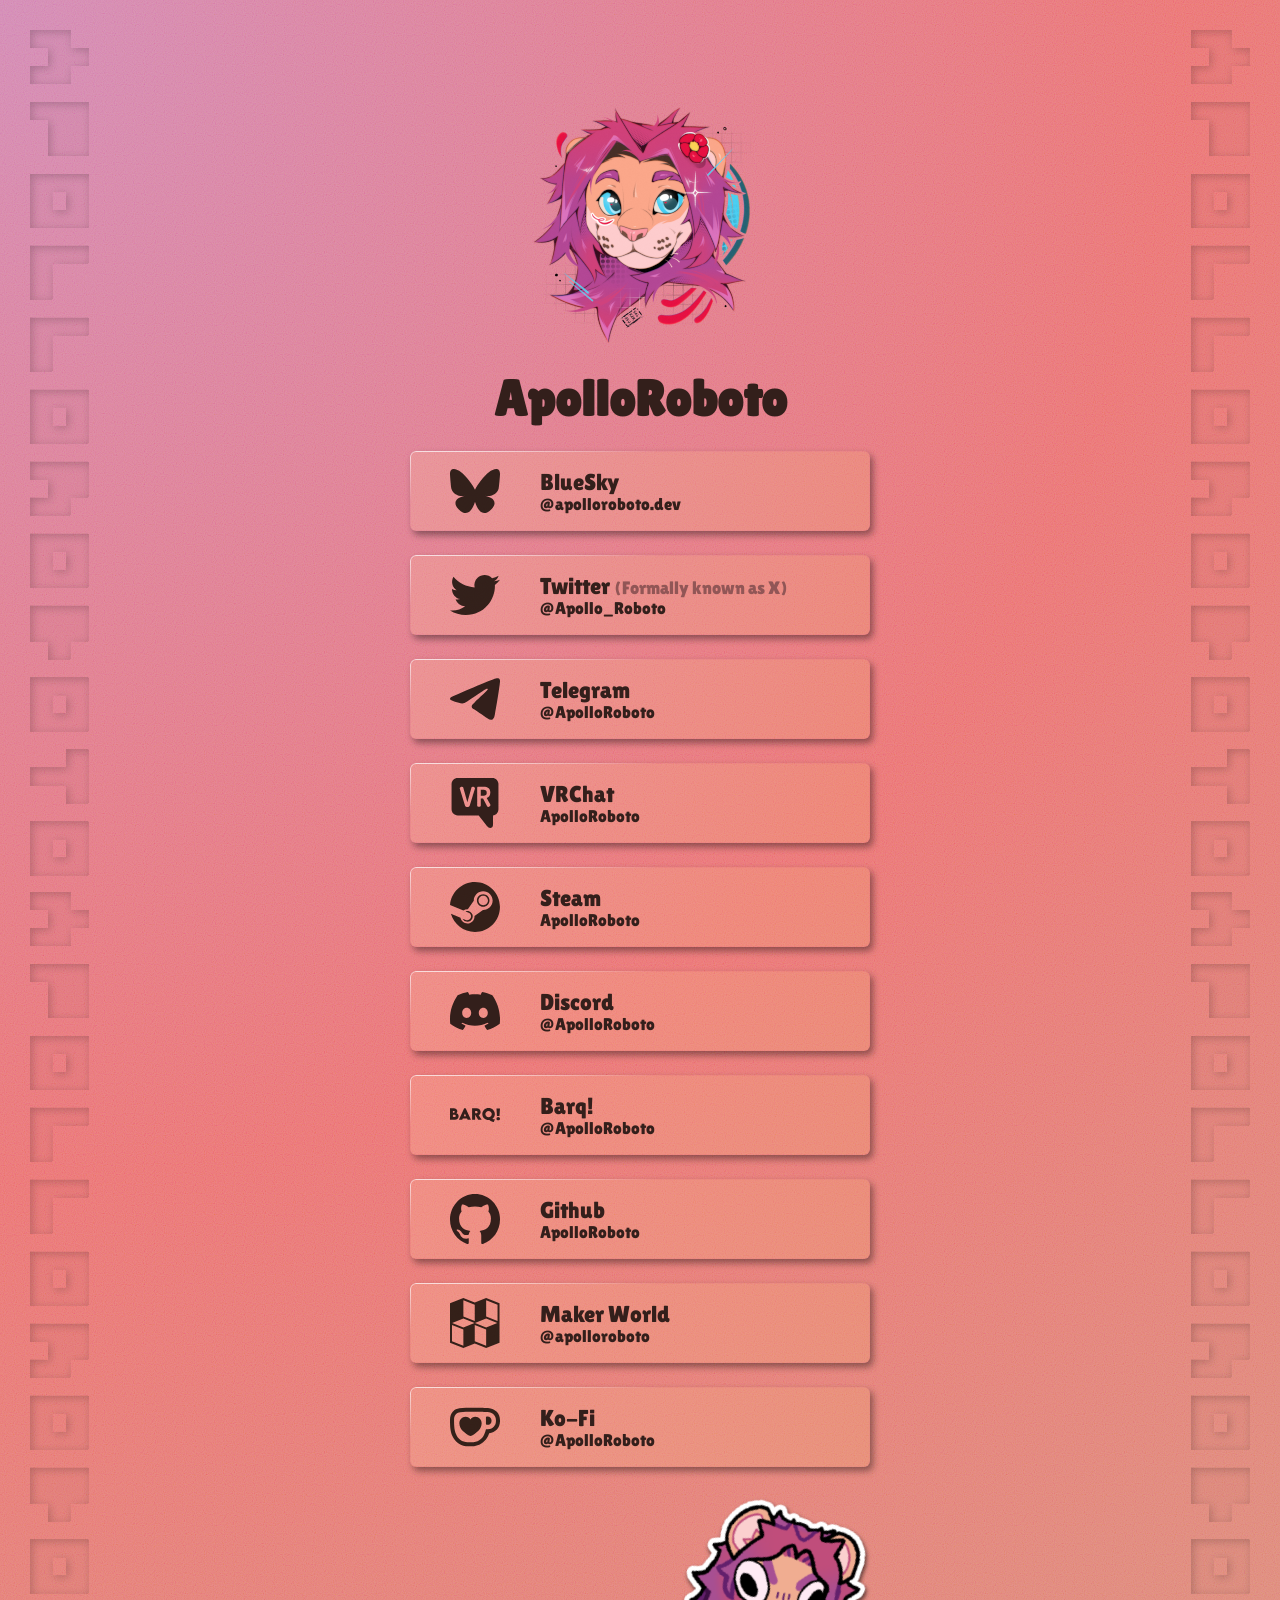
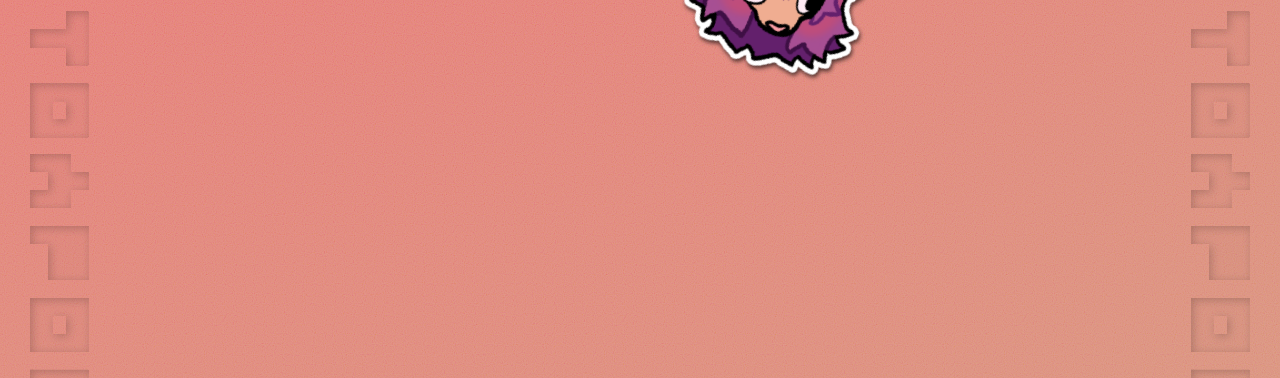
<file: index.html>
<html>
    <head>
        <link rel="stylesheet" href="./assets/style.css">
        <link rel="stylesheet" href="https://fonts.googleapis.com/css?family=Lilita One">
        <link rel="icon" type="image/x-icon" href="./assets/favicon.ico">
        <meta name="viewport" content="width=device-width, initial-scale=0.6">
    </head>
    <body>
        <div class="left_bit_text"></div>
        <div class="right_bit_text"></div>

        <img src="assets/apollo_by_valkarasu.png" alt="Apollo by Valkarasu">
        <h1>ApolloRoboto</h1>

        <a id="bluesky" class="url_button" href="https://bsky.app/profile/apolloroboto.dev">
            <img src="assets/icons/bluesky.svg">
            <div>
                <h2>BlueSky</h2>
                <span>@apolloroboto.dev</span>
            </div>
        </a>

        <a id="twitter" class="url_button" href="https://twitter.com/Apollo_Roboto">
            <img src="assets/icons/twitter.svg">
            <div>
                <h2>Twitter <small>(Formally known as X)</small></h2>
                <span>@Apollo_Roboto</span>
            </div>
        </a>

        <a id="telegram" class="url_button" href="https://t.me/ApolloRoboto">
            <img src="assets/icons/telegram.svg">
            <div>
                <h2>Telegram</h2>
                <span>@ApolloRoboto</span>
            </div>
        </a>

        <a id="vrchat" class="url_button" href="https://vrchat.com/home/user/usr_f34f3c4d-56a7-4821-9aa4-51be458d421a">
            <img src="assets/icons/vrchat_fill.svg">
            <div>
                <h2>VRChat</h2>
                <span>ApolloRoboto</span>
            </div>
        </a>

        <a id="steam" class="url_button" href="https://steamcommunity.com/id/ApolloRoboto/">
            <img src="assets/icons/steam.svg">
            <div>
                <h2>Steam</h2>
                <span>ApolloRoboto</span>
            </div>
        </a>

        <a id="discord" class="url_button" href="https://discordapp.com/users/230796915678117888">
            <img src="assets/icons/discord.svg">
            <div>
                <h2>Discord</h2>
                <span>@ApolloRoboto</span>
            </div>
        </a>

        <a id="barq" class="url_button" href="https://barq.app/@ApolloRoboto">
            <img src="assets/icons/barq.svg">
            <div>
                <h2>Barq!</h2>
                <span>@ApolloRoboto</span>
            </div>
        </a>

        <a id="github" class="url_button" href="https://github.com/ApolloRoboto">
            <img src="assets/icons/github.svg">
            <div>
                <h2>Github</h2>
                <span>ApolloRoboto</span>
            </div>
        </a>

        <a id="maker_world" class="url_button" href="https://makerworld.com/en/@apolloroboto">
            <img src="assets/icons/maker_world.svg">
            <div>
                <h2>Maker World</h2>
                <span>@apolloroboto</span>
            </div>
        </a>

        <a id="ko_fi" class="url_button" href="https://ko-fi.com/apolloroboto">
            <img src="assets/icons/ko_fi.svg">
            <div>
                <h2>Ko-Fi</h2>
                <span>@ApolloRoboto</span>
            </div>
        </a>

        <img
            id="apollo_sticker"
            class="sticker"
            src="assets/apollo_by_tigerstooth_sticker.png"
            alt="Apollo by Tigerstooth"
        >

    </body>
</html>
</file>
<file: assets/style.css>
:root {
    --primary-text-color: #331f1b;
    --secondary-text-color: #915656;
}

body {
    position: relative;
    display: flex;
    flex-direction: column;
    align-items: center;
    gap: 24px;
    padding: 0;
    margin: 0;
    padding-block-start: 10vh;
    padding-block-end: 33vh;
    background:
        url("noise.svg"),
        radial-gradient(
            circle at top left,
            rgb(217, 154, 191) 0%,
            rgb(238, 135, 135) 50%,
            rgb(223, 161, 143) 100%
        );
    background-blend-mode: color-burn;
    font-family: "Lilita One";
    user-select: none;
    overflow-x: hidden;
}


/************************/


h1 {
    padding: 0;
    margin: 0;
    color: var(--primary-text-color);
    font-size: 50px;
    letter-spacing: 6%;
}


/************************/


.url_button {
    display: flex;
    flex-direction: row;
    align-items: center;
    gap: 40px;
    padding-inline-start: 40px;
    width: 60%;
    max-width: 420px;
    min-width: 380px;
    height: 80px;
    background-image: url("button.svg");
    border-radius: 6px;
    box-shadow: 3px 4px 7px #00000066;
    color: var(--primary-text-color);
    text-decoration: none;
    transition-property: scale, box-shadow;
    transition-duration: .15s;
    transition-timing-function: ease-in-out;
}
.url_button:hover {
    scale: 102.5%;
    box-shadow: 9px 9px 14px #00000066;
}
.url_button svg,
.url_button img {
    width: 50px;
    height: 50px;
}
.url_button h2 {
    font-size: 22.5px;
    font-weight: normal;
    letter-spacing: 4%;
    padding: 0;
    margin: 0;
}
.url_button span {
    font-size: 16.8px;
    font-weight: normal;
    letter-spacing: 3%;
}
.url_button small {
    font-size: 18px;
    color: var(--secondary-text-color);
}
@media (max-width: 630px) {
    .url_button {
        padding-inline-start: 30px;
        gap: 30px;
        min-width: 360px;
        width: 72%;
    }
}


/************************/


:root {
    --bit-text-width: 59px;
    --bit-text-gap: 30px;
}
.left_bit_text {
    position: absolute;
    top: var(--bit-text-gap);
    left: var(--bit-text-gap);
    bottom: 0;
    width: var(--bit-text-width);
    background-image: url("apolloroboto_bit_text.svg");
    background-repeat: repeat-y;
    background-position: top;
    background-size: 100% auto;
}
.right_bit_text {
    position: absolute;
    top: var(--bit-text-gap);
    right: var(--bit-text-gap);
    bottom: 0;
    width: var(--bit-text-width);
    background-image: url("apolloroboto_bit_text.svg");
    background-repeat: repeat-y;
    background-position: top;
    background-size: 100% auto;
}
@media (max-width: 630px) {
    /* get smaller */
    :root {
        --bit-text-width: 43px;
        --bit-text-gap: 15px;
    }
}
@media (max-width: 565px) {
    /* hide when no more room */
    .right_bit_text,
    .left_bit_text {
        display: none;
    }
}


/************************/


.sticker {
    opacity: 100%;
    scale: 100%;
    position: absolute;
    width: 190px;
    height: 190px;
    top: 0px;
    left: 50%;
    filter: drop-shadow(2px 2px 2px #000000AA);
    animation-name: sticker_init;
    animation-duration: 0.75s;
    animation-delay: 0.25s;
    animation-timing-function: cubic-bezier(0.7, 0, 0.84, 0);
    animation-fill-mode: backwards;
    animation-iteration-count: 1;
    animation-play-state: running;
    will-change: opacity, scale, filter, transform;
    transition-property: scale, transform;
    transition-duration: .15s;
    transition-timing-function: ease-in-out;
}
.sticker:hover {
    scale: 105%;
    transform: rotate(2deg);
}
#apollo_sticker {
    translate: 385px 820px;
    rotate: 22deg;
}
@media (max-width: 1340px) {
    .sticker {
        position: relative;
        left: 0px;
    }
    #apollo_sticker {
        translate: 140px 0px;
    }
}
@keyframes sticker_init {
    from {
        opacity: 0%;
        scale: 115%;
        filter: drop-shadow(10px 7px 12px #00000044);
        transform: rotate(6deg);
    }
    to {
        opacity: 100%;
        scale: 100%;
        filter: drop-shadow(2px 2px 2px #000000AA);
        transform: rotate(0deg);
    }
}
</file>
